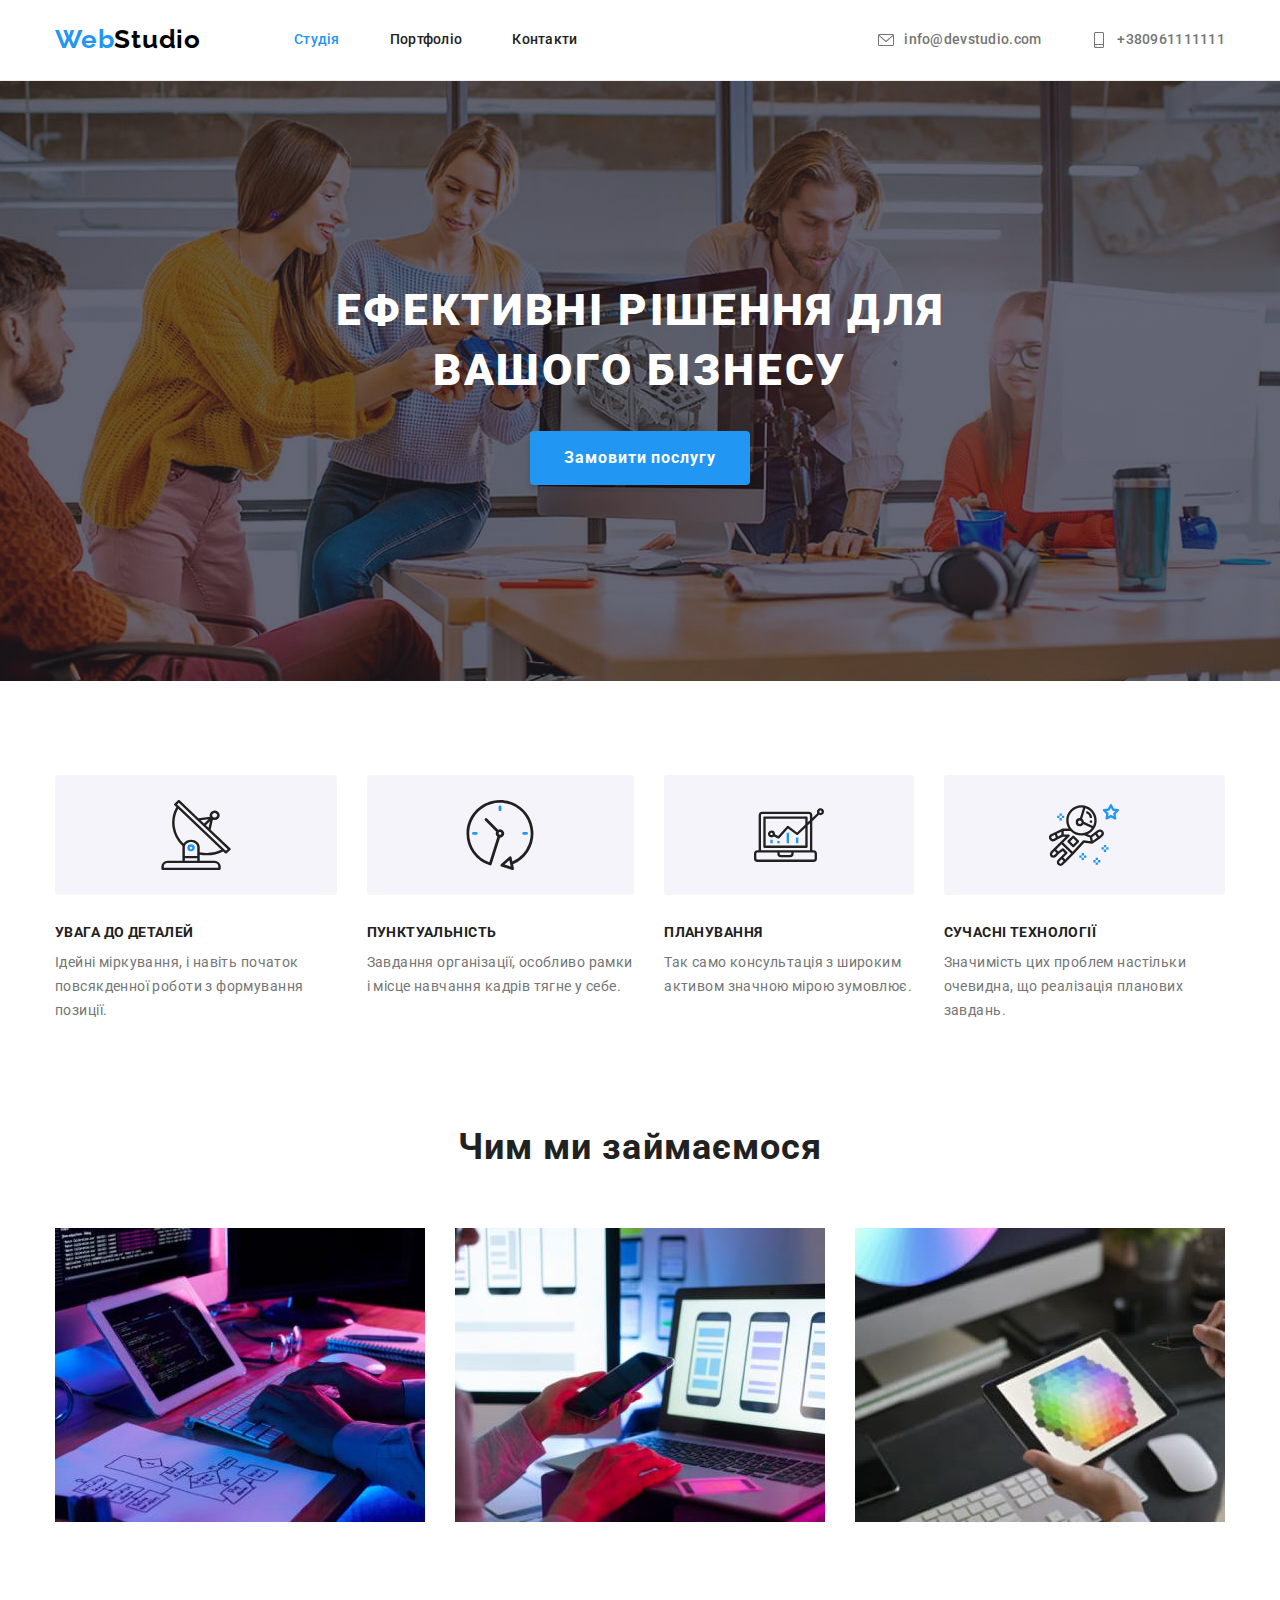
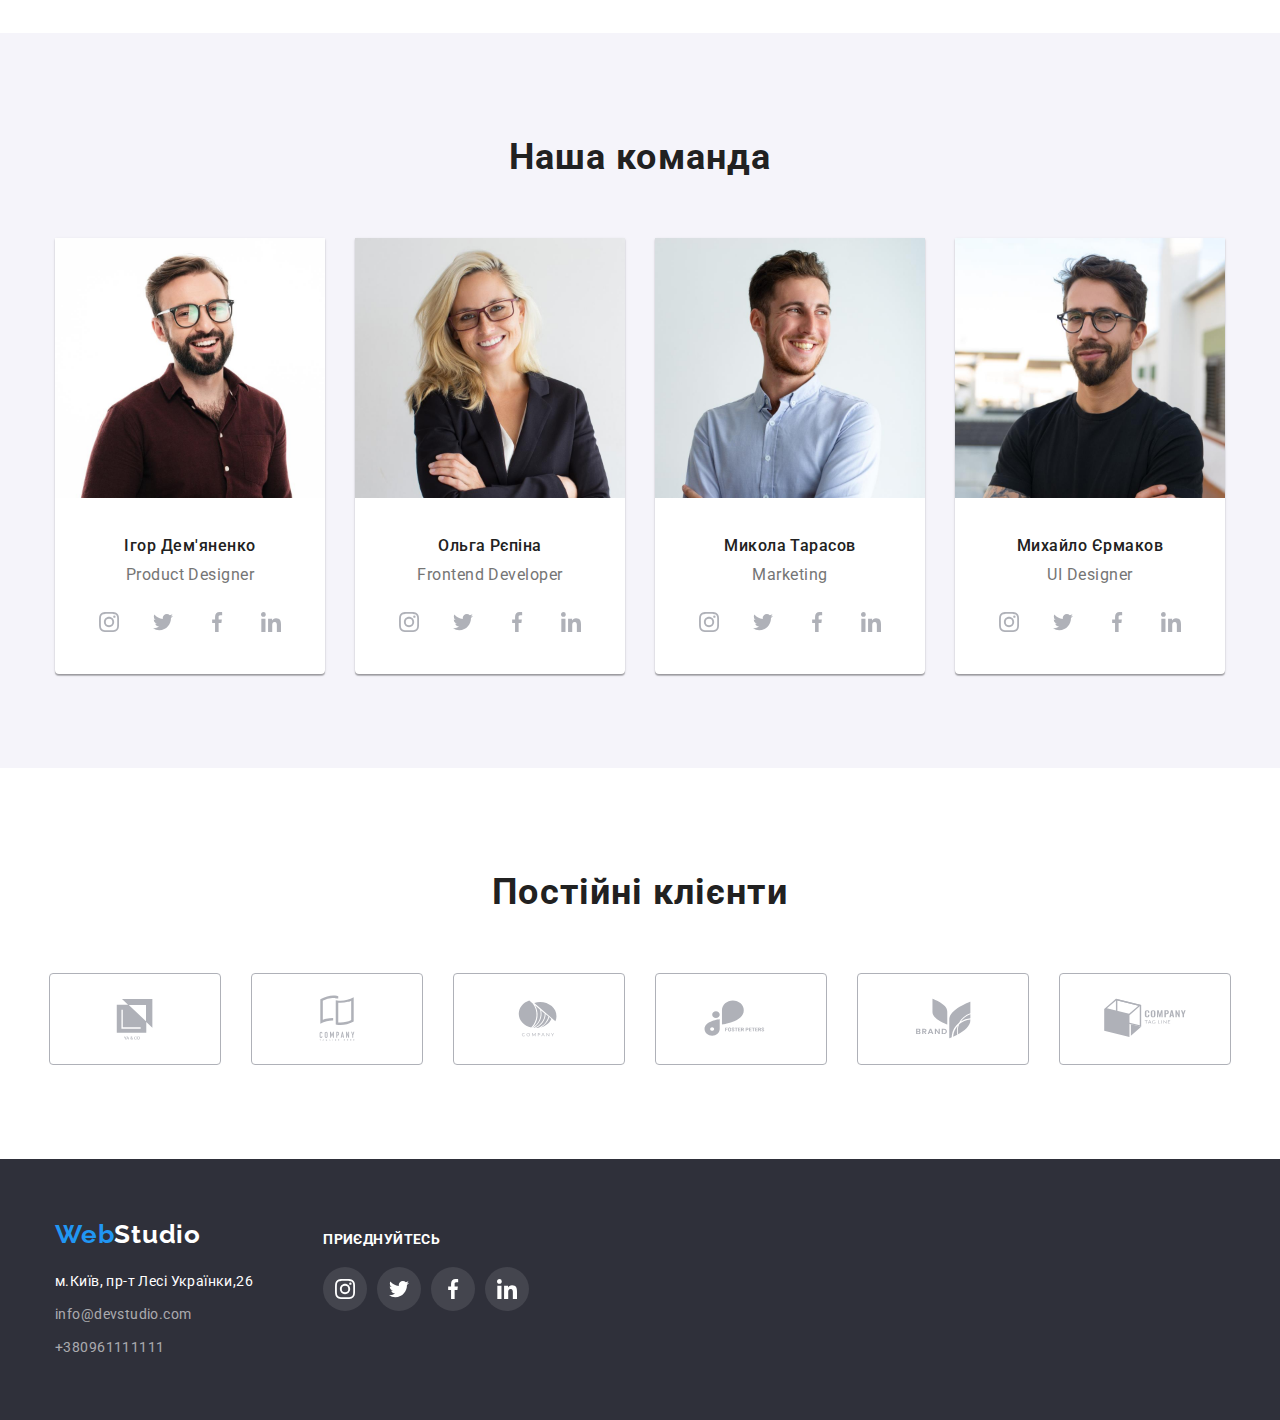
<file: index.html>
<!DOCTYPE html>
<html lang="uk">
<head>
    <meta charset="UTF-8">
    <meta http-equiv="X-UA-Compatible" content="IE=edge">
    <meta name="viewport" content="width=device-width, initial-scale=1.0">
    <title>WebStudio</title>
    <link href="https://fonts.googleapis.com/css2?family=Raleway:wght@700&family=Roboto:wght@400;500;700&display=swap" rel="stylesheet">
    <link rel="stylesheet" href="https://cdnjs.cloudflare.com/ajax/libs/modern-normalize/1.1.0/modern-normalize.css" integrity="sha512-Y0MM+V6ymRKN2zStTqzQ227DWhhp4Mzdo6gnlRnuaNCbc+YN/ZH0sBCLTM4M0oSy9c9VKiCvd4Jk44aCLrNS5Q==" crossorigin="anonymous" referrerpolicy="no-referrer" />
    <link rel="stylesheet" href="./css/styles.css">
</head>
<body>
    
    <header class="border">
        <div class="container">
        <nav class="main-nav">
        <!--logo-->
        <a href="./index.html" lang="en" class="logo"> <span class="logo-first">Web</span>Studio</a>
        
        
        <ul class="site-nav">
            <li class="nav">
                <a href="./index.html" class="link-nav current">Студія</a>
            </li>
            <li class="nav">
                <a href="./portfolio.html" class="link-nav">Портфоліо</a>
            </li>
            <li class="nav">
                <a href="" class="link-nav">Контакти</a>
            </li>
        </ul>
        
        <!--contacts-->
        
        <ul class="auth-nav">
            <li class="auth-link">
                <a href="mailto:info@devstudio.com" lang="en" class="link">
                    <svg class="svg" width="16px" height="16px">
                    <use href="./images/icons.svg#icon-mail"></use>
                    </svg>
                    info@devstudio.com</a>
            </li>
            <li class="auth-link"><a href="tel:+380961111111" class="link">
                    <svg class="svg" width="16px" height="16px">
                    <use href="./images/icons.svg#icon-smartphone"></use>
                    </svg>
                    +380961111111</a></li>
        </ul>
        </nav>
        </div>
    </header>
    
    <main class="page">

        <section class="hero">
            
            <h1 class="title-hero">
                Ефективні рішення для вашого бізнесу
            </h1>
            <button type="button" class="button">Замовити послугу</button>

        </section>

        <section class="section">
        <div class="container">
        <h2 class="titel visually-hidden">Особливості та переваги</h2>
        <ul class="scroll">
            <li class="scroll-item">
                <h3 class="titel specifics">УВАГА ДО ДЕТАЛЕЙ</h3>
                <p class="text">Ідейні міркування, і навіть початок повсякденної роботи з формування позиції.</p>
            </li>
            <li class="scroll-item">
                <h3 class="titel specifics">ПУНКТУАЛЬНІСТЬ</h3>
                <p class="text">Завдання організації, особливо рамки і місце навчання кадрів тягне у себе.</p>
            </li>
            <li class="scroll-item">
                <h3 class="titel specifics">ПЛАНУВАННЯ</h3>
                <p class="text">Так само консультація з широким активом значною мірою зумовлює.</p>
            </li>
            <li class="scroll-item">
                <h3 class="titel specifics">СУЧАСНІ ТЕХНОЛОГІЇ</h3>
                <p class="text">Значимість цих проблем настільки очевидна, що реалізація планових завдань.</p>
            </li>
        </ul>
        </div>
        </section>

        <section class="section no-padding">
        <div class="container">
        <h2 class="titel main-title">Чим ми займаємося</h2>
        <ul class="img-item">
            <li class="item"><img src="./images/keyboard.jpg" alt="клавіатура" width="370" height="294"></li>
            <li class="item"><img src="./images/notebook.jpg" alt="ноутбук" width="370" height="294"></li>
            <li class="item"><img src="./images/plansh.jpg" alt="планшет" width="370" height="294"></li>
        </ul>
        </div>
        </section>

        <section class="team section">
        <div class="container">
            <h2 class="titel main-title section">
            Наша команда
            </h2>
            <ul class="team-titel">
                <li class="team-item"><img src="./images/igor-dem.jpg" alt="igor-dem" width="270" height="260">
                    <h3 class="titel names"> Ігор Дем'яненко </h3>
                    <p lang="en" class="profesion"> Product Designer </p>
                    <ul class="team-sc-list">
                        
                        <li class="team-sc-item"><a class="team-sc-link" href="">
                            <svg class="team-sc-icon" width="20" height="20"><use href="./images/icons.svg#icon-instagram"></use></svg>
                        </a></li>

                        <li class="team-sc-item"><a class="team-sc-link" href="">
                            <svg class="team-sc-icon" width="20" height="20"><use href="./images/icons.svg#icon-twitter"></use></svg>
                        </a></li>
                        <li class="team-sc-item"><a class="team-sc-link" href="">
                            <svg class="team-sc-icon" width="20" height="20"><use href="./images/icons.svg#icon-facebook"></use></svg>
                        </a></li>
                        <li class="team-sc-item"><a class="team-sc-link" href="">
                            <svg class="team-sc-icon" width="20" height="20"><use href="./images/icons.svg#icon-linkedin"></use></svg>
                        </a></li>
                    </ul>
                </li>
                <li class="team-item"><img src="./images/olga-rep.jpg" alt="olga-rep" width="270" height="260">
                    <h3 class="titel names"> Ольга Рєпіна </h3>
                    <p lang="en" class="profesion"> Frontend Developer </p>
                    <ul class="team-sc-list">
                        
                        <li class="team-sc-item"><a class="team-sc-link" href="">
                            <svg class="team-sc-icon" width="20" height="20"><use href="./images/icons.svg#icon-instagram"></use></svg>
                        </a></li>

                        <li class="team-sc-item"><a class="team-sc-link" href="">
                            <svg class="team-sc-icon" width="20" height="20"><use href="./images/icons.svg#icon-twitter"></use></svg>
                        </a></li>
                        <li class="team-sc-item"><a class="team-sc-link" href="">
                            <svg class="team-sc-icon" width="20" height="20"><use href="./images/icons.svg#icon-facebook"></use></svg>
                        </a></li>
                        <li class="team-sc-item"><a class="team-sc-link" href="">
                            <svg class="team-sc-icon" width="20" height="20"><use href="./images/icons.svg#icon-linkedin"></use></svg>
                        </a></li>
                    </ul>
                </li>
                <li class="team-item"><img src="./images/mykola-tar.jpg" alt="mykola-tar" width="270" height="260">
                    <h3 class="titel names"> Микола Тарасов </h3>
                    <p lang="en" class="profesion"> Marketing </p>
                    <ul class="team-sc-list">
                        
                        <li class="team-sc-item"><a class="team-sc-link" href="">
                            <svg class="team-sc-icon" width="20" height="20"><use href="./images/icons.svg#icon-instagram"></use></svg>
                        </a></li>

                        <li class="team-sc-item"><a class="team-sc-link" href="">
                            <svg class="team-sc-icon" width="20" height="20"><use href="./images/icons.svg#icon-twitter"></use></svg>
                        </a></li>
                        <li class="team-sc-item"><a class="team-sc-link" href="">
                            <svg class="team-sc-icon" width="20" height="20"><use href="./images/icons.svg#icon-facebook"></use></svg>
                        </a></li>
                        <li class="team-sc-item"><a class="team-sc-link" href="">
                            <svg class="team-sc-icon" width="20" height="20"><use href="./images/icons.svg#icon-linkedin"></use></svg>
                        </a></li>
                    </ul>
                </li>
                <li class="team-item"><img src="./images/myhailo-erm.jpg" alt="myhailo-erm" width="270" height="260">
                    <h3 class="titel names"> Михайло Єрмаков </h3>
                    <p lang="en" class="profesion"> UI Designer </p>
                    <ul class="team-sc-list">
                        <li class="team-sc-item"><a class="team-sc-link" href="">
                            <svg class="team-sc-icon" width="20" height="20"><use href="./images/icons.svg#icon-instagram"></use></svg>
                        </a></li>

                        <li class="team-sc-item"><a class="team-sc-link" href="">
                            <svg class="team-sc-icon" width="20" height="20"><use href="./images/icons.svg#icon-twitter"></use></svg>
                        </a></li>
                        <li class="team-sc-item"><a class="team-sc-link" href="">
                            <svg class="team-sc-icon" width="20" height="20"><use href="./images/icons.svg#icon-facebook"></use></svg>
                        </a></li>
                        <li class="team-sc-item"><a class="team-sc-link" href="">
                            <svg class="team-sc-icon" width="20" height="20"><use href="./images/icons.svg#icon-linkedin"></use></svg>
                        </a></li>
                    </ul>
                </li>
            </ul>
        </div>
        </section>
        <section class="section">
            <div class="container">
                <h2 class="titel main-title">Постійні клієнти</h2>
                        <!-- <li class="team-sc-item">
                            <a class="team-sc-link" href="">
                            <svg class="team-sc-icon" width="20" height="20">
                                <use href="./images/icons.svg#icon-instagram"></use>
                            </svg>
                            </a>
                        </li> -->
                <ul class="comp-list">
                    <li class="comp-item"><a href="" class="comp-link">
                        <svg class="comp-icon" width="170" height="92"><use href="./images/icons.svg#icon-company-one"></use></svg>
                    </a></li>
                    <li class="comp-item"><a href="" class="comp-link">
                        <svg class="comp-icon" width="170" height="92"><use href="./images/icons.svg#icon-company-two"></use></svg>
                    </a></li>
                    <li class="comp-item"><a href="" class="comp-link">
                        <svg class="comp-icon" width="170" height="92"><use href="./images/icons.svg#icon-company-three"></use></svg>
                    </a></li>
                    <li class="comp-item"><a href="" class="comp-link">
                        <svg class="comp-icon" width="170" height="92"><use href="./images/icons.svg#icon-company-four"></use></svg>
                    </a></li>
                    <li class="comp-item"><a href="" class="comp-link">
                        <svg class="comp-icon" width="170" height="92"><use href="./images/icons.svg#icon-company-five"></use></svg>
                    </a></li>
                    <li class="comp-item"><a href="" class="comp-link">
                        <svg class="comp-icon" width="170" height="92"><use href="./images/icons.svg#icon-company-six"></use></svg>
                    </a></li>
                </ul>
            </div>
        </section>
        </main>

    <footer class="foot section">
        <div class="container item-position">
            <div>
                <a href="./index.html" lang="en" class="logo-footer"> <span class="logo-first">Web</span>Studio</a>
                <address>
                    <ul class="cont">
                        <li class="item"><a href="https://goo.gl/maps/yh9qUAtVekQhfsR29" class="address">м.Київ, пр-т Лесі Українки,26</a></li>
                        <li class="item"><a href="mailto:info@devstudio.com" lang="en" class="contacts">info@devstudio.com</a></li>
                        <li class="item"><a href="tel:+380961111111" class="contacts">+380961111111</a></li>
                    </ul>
                </address>
            </div>
            <div class="join">
                <h3 class="join-titel">ПРИЄДНУЙТЕСЬ</h3>
                <ul class="join-sc-list">
                        <li class="join-sc-item"><a class="join-sc-link" href="">
                            <svg class="join-sc-icon" width="20" height="20"><use href="./images/icons.svg#icon-instagram"></use></svg>
                        </a></li>
                        <li class="join-sc-item"><a class="join-sc-link" href="">
                            <svg class="join-sc-icon" width="20" height="20"><use href="./images/icons.svg#icon-twitter"></use></svg>
                        </a></li>
                        <li class="join-sc-item"><a class="join-sc-link" href="">
                            <svg class="join-sc-icon" width="20" height="20"><use href="./images/icons.svg#icon-facebook"></use></svg>
                        </a></li>
                        <li class="join-sc-item"><a class="join-sc-link" href="">
                            <svg class="join-sc-icon" width="20" height="20"><use href="./images/icons.svg#icon-linkedin"></use></svg>
                        </a></li>
                    </ul>
            </div>
        </div>
    </footer>

</body>
</html>
</file>
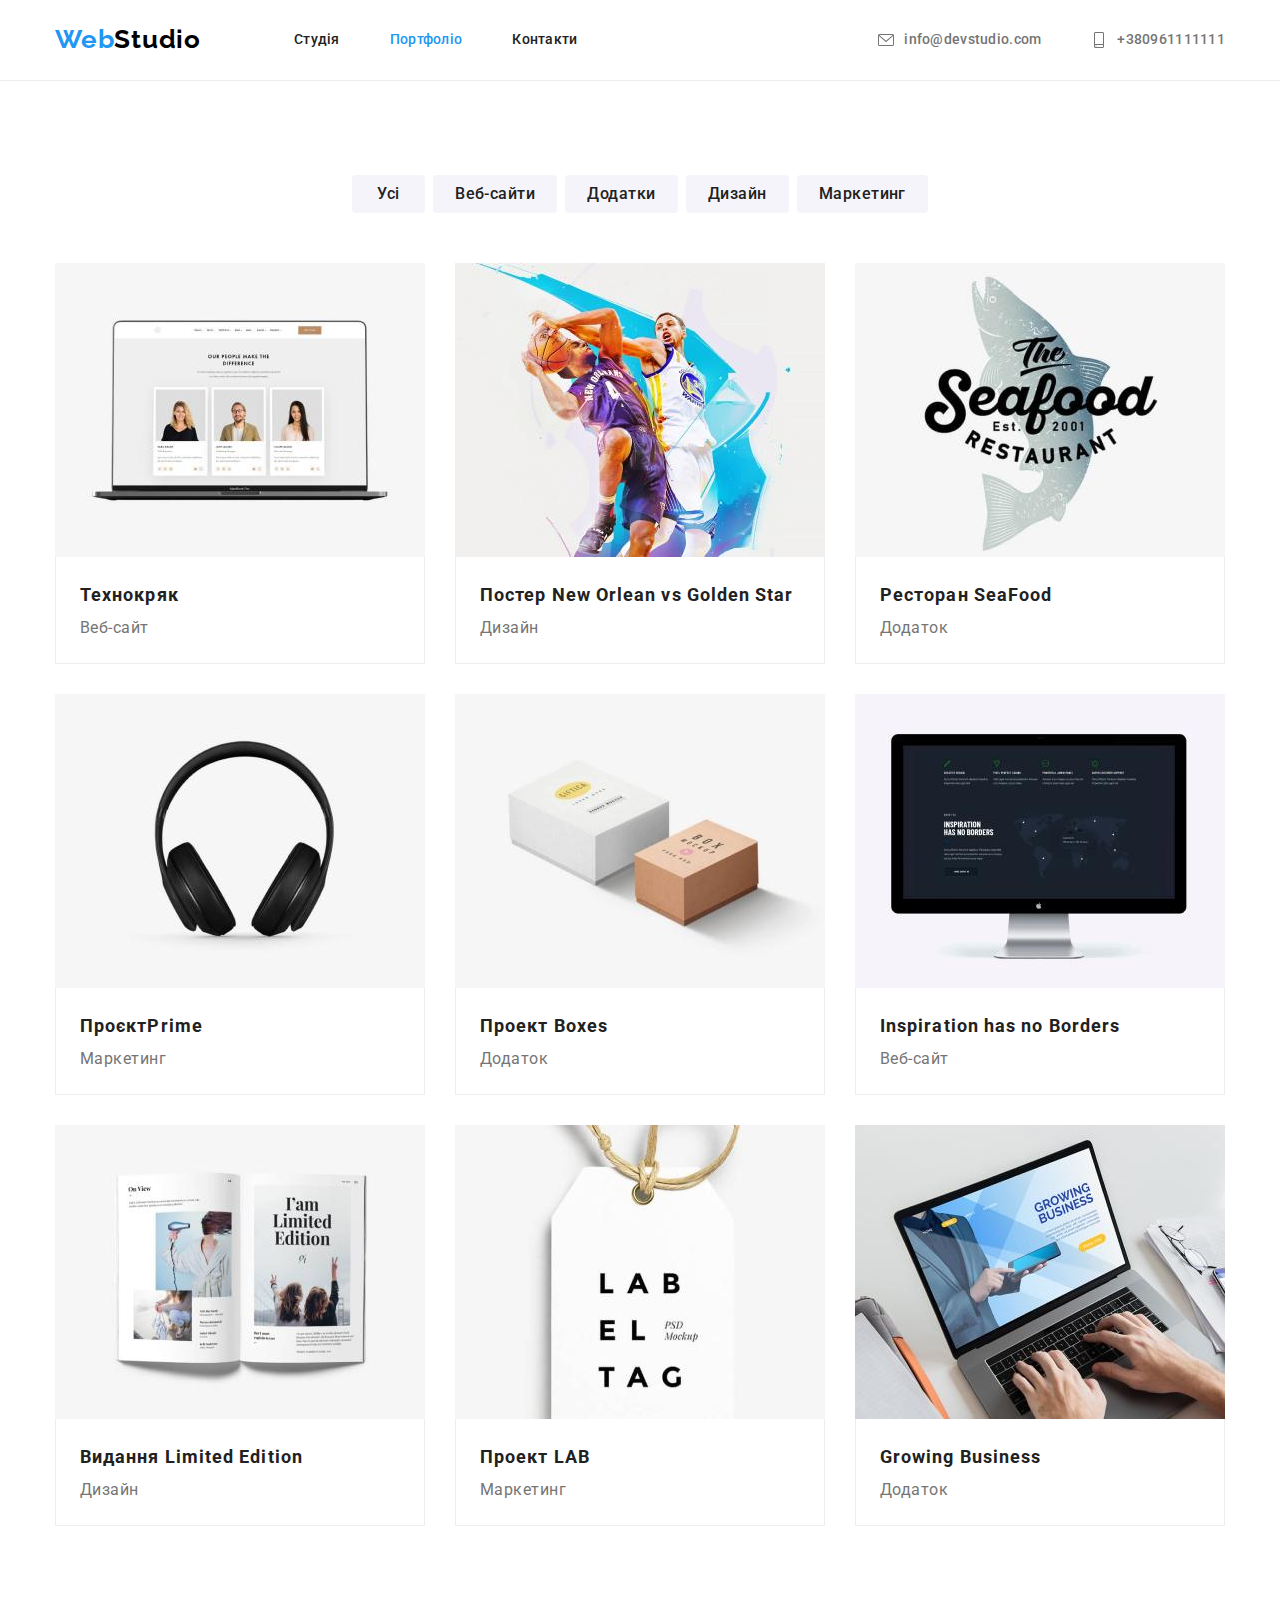
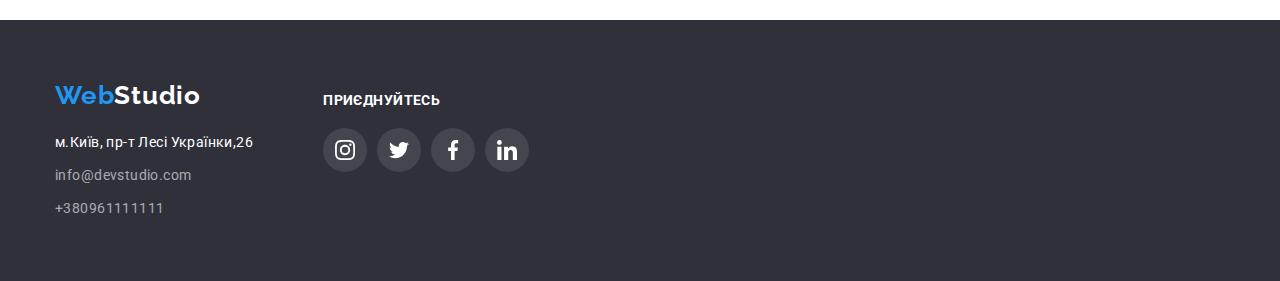
<file: portfolio.html>
<!DOCTYPE html>
<html lang="uk">
<head>
    <meta charset="UTF-8">
    <meta http-equiv="X-UA-Compatible" content="IE=edge">
    <meta name="viewport" content="width=device-width, initial-scale=1.0">
    <title>WebStudio</title>
    <link href="https://fonts.googleapis.com/css2?family=Raleway:wght@700&family=Roboto:wght@400;500;700&display=swap" rel="stylesheet">
    <link rel="stylesheet" href="https://cdnjs.cloudflare.com/ajax/libs/modern-normalize/1.1.0/modern-normalize.css" integrity="sha512-Y0MM+V6ymRKN2zStTqzQ227DWhhp4Mzdo6gnlRnuaNCbc+YN/ZH0sBCLTM4M0oSy9c9VKiCvd4Jk44aCLrNS5Q==" crossorigin="anonymous" referrerpolicy="no-referrer" />
    <link rel="stylesheet" href="./css/styles.css">
</head>

<body>
    
     <header class="border">
        <div class="container">
        <nav class="main-nav">
        <!--logo-->
        <a href="./index.html" lang="en" class="logo"> <span class="logo-first">Web</span>Studio</a>
        
        
        <ul class="site-nav">
            <li class="nav">
                <a href="./index.html" class="link-nav">Студія</a>
            </li>
            <li class="nav">
                <a href="./portfolio.html" class="link-nav current">Портфоліо</a>
            </li>
            <li class="nav">
                <a href="" class="link-nav">Контакти</a>
            </li>
        </ul>
        
        <!--contacts-->
        
        <ul class="auth-nav">
            <li class="auth-link">
                <a href="mailto:info@devstudio.com" lang="en" class="link">
                    <svg class="svg" width="16px" height="16px">
                    <use href="./images/icons.svg#icon-mail"></use>
                    </svg>
                    info@devstudio.com</a>
            </li>
            <li class="auth-link"><a href="tel:+380961111111" class="link">
                    <svg class="svg" width="16px" height="16px">
                    <use href="./images/icons.svg#icon-smartphone"></use>
                    </svg>
                    +380961111111</a></li>
        </ul>
        </nav>
        </div>
    </header>
    
    <main>
        <section class="section">
            <div class="container">
            <h1 class="visually-hidden">Портфоліо</h1>
            <ul class="filters">
                <li class="filter-item"><button type="button" class="filter">Усі</button></li>
                <li class="filter-item"><button type="button" class="filter">Веб-сайти</button></li>
                <li class="filter-item"><button type="button" class="filter">Додатки</button></li>
                <li class="filter-item"><button type="button" class="filter">Дизайн</button></li>
                <li class="filter-item"><button type="button" class="filter">Маркетинг</button></li>
            </ul>
            <ul class="filter-main">
                <li class="filitem"><img class="img" src="./images/laptop.jpg" alt="laptop" width="370" height="294">
                    <div class="card"><h2 class="product"> Технокряк </h2>
                    <p class="description"> Веб-сайт </p></div></li>
                <li class="filitem"><img class="img" src="./images/basketball.jpg" alt="basketball" width="370" height="294">
                    <div class="card"><h2 class="product"> Постер <span lang="en">New Orlean vs Golden Star</span> </h2>
                    <p class="description"> Дизайн </p></div>
                    </li>
                <li class="filitem"><img class="img" src="./images/seafood.jpg" alt="seafood" width="370" height="294">
                    <div class="card"><h2 class="product"> Ресторан <span lang="en">SeaFood</span> </h2>
                    <p class="description"> Додаток </p></div>
                    </li>
                <li class="filitem"><img class="img" src="./images/headphones.jpg" alt="headphones" width="370" height="294">
                    <div class="card">
                    <h2 class="product">Проєкт<span lang="en">Prime</span> </h2>
                    <p class="description"> Маркетинг </p></div></li>
                <li class="filitem"><img class="img" src="./images/boxes.jpg" alt="boxes" width="370" height="294">
                    <div class="card"><h2 class="product"> Проект <span lang="en">Boxes</span> </h2>
                    <p class="description"> Додаток </p></div>
                    </li>
                <li class="filitem"><img class="img" src="./images/monitor.jpg" alt="monitor" width="370" height="294">
                    <div class="card"><h2 class="product" lang="en"> Inspiration has no Borders </h2>
                    <p class="description"> Веб-сайт </p></div>
                    </li>
                <li class="filitem"><img class="img" src="./images/newspaper.jpg" alt="newspaper" width="370" height="294">
                    <div class="card"><h2 class="product"> Видання <span lang="en">Limited Edition</span> </h2>
                    <p class="description"> Дизайн </p></div>
                    </li>
                <li class="filitem"><img class="img" src="./images/tag.jpg" alt="tag" width="370" height="294">
                    <div class="card"><h2 class="product"> Проект <span lang="en"> LAB </span> </h2>
                    <p class="description"> Маркетинг </p></div>
                    </li>
                <li class="filitem"><img class="img" src="./images/second-laptop.jpg" alt="second-laptop" width="370" height="294">
                    <div class="card"><h2 class="product" lang="en"> Growing Business </h2>
                    <p class="description"> Додаток </p></div>
                    </li>
            </ul>
            </div>
        </section>
    </main>

    <footer class="foot section">
        <div class="container item-position">
            <div>
                <a href="./index.html" lang="en" class="logo-footer"> <span class="logo-first">Web</span>Studio</a>
                <address>
                    <ul class="cont">
                        <li class="item"><a href="https://goo.gl/maps/yh9qUAtVekQhfsR29" class="address">м.Київ, пр-т Лесі Українки,26</a></li>
                        <li class="item"><a href="mailto:info@devstudio.com" lang="en" class="contacts">info@devstudio.com</a></li>
                        <li class="item"><a href="tel:+380961111111" class="contacts">+380961111111</a></li>
                    </ul>
                </address>
            </div>
            <div class="join">
                <h3 class="join-titel">ПРИЄДНУЙТЕСЬ</h3>
                <ul class="join-sc-list">
                        <li class="join-sc-item"><a class="join-sc-link" href="">
                            <svg class="join-sc-icon" width="20" height="20"><use href="./images/icons.svg#icon-instagram"></use></svg>
                        </a></li>
                        <li class="join-sc-item"><a class="join-sc-link" href="">
                            <svg class="join-sc-icon" width="20" height="20"><use href="./images/icons.svg#icon-twitter"></use></svg>
                        </a></li>
                        <li class="join-sc-item"><a class="join-sc-link" href="">
                            <svg class="join-sc-icon" width="20" height="20"><use href="./images/icons.svg#icon-facebook"></use></svg>
                        </a></li>
                        <li class="join-sc-item"><a class="join-sc-link" href="">
                            <svg class="join-sc-icon" width="20" height="20"><use href="./images/icons.svg#icon-linkedin"></use></svg>
                        </a></li>
                    </ul>
            </div>
        </div>
    </footer>
</body>
</html>
</file>
<file: css/styles.css>
*,
*::before,
*::after {
  box-sizing: border-box;
}


:root {
    --titel-text-color: #212121;
    --primary-text-color: #757575;
    --accent-color: #2196F3;
}

h1,h2,h3,h4,p {
    margin: 0;
}

body {
    font-family: 'Roboto', sans-serif;
    color: var(--primary-text-color);
}

ul {
    list-style: none;
    padding: 0;
    margin: 0;
}

.container {
    margin-left: auto;
    margin-right: auto;
    width: 1200px;
    padding-left: 15px;
    padding-right: 15px;
}

.border {
    border-bottom: 1px solid #ECECEC;
}

.visually-hidden {
  position: absolute;
  width: 1px;
  height: 1px;
  margin: -1px;
  border: 0;
  padding: 0;
  white-space: nowrap;
  clip-path: inset(100%);
  clip: rect(0 0 0 0);
  overflow: hidden;
}

.section {
    padding: 94px 0;
}

.no-padding {
    padding-top: 0;
}

/* header */

.site-nav {
    display: flex;
    padding: 0;
    margin: 0 0 0 93px;
}

.site-nav .nav:not(:last-child) {
    margin-right: 50px;
}

.link-nav {
    text-decoration: none;
    color: var(--titel-text-color);
    font-weight: 500;
    font-size: 14px;
    line-height: 1.14;
    letter-spacing: 0.02em;
}

.link-nav.current{
    color: var(--accent-color);
}

.link-nav:hover,
.link-nav:focus {
    color: var(--accent-color);
}

.link-nav {
    display: block;
    padding-top: 32px;
    padding-bottom: 32px;
}

.auth-nav {
    display: flex;
    align-items: center;
    margin: 0 0 0 auto;
}

.auth-nav .auth-link:not(:last-child) {
    margin-right: 50px;
}

.svg {
    margin-right: 10px;
    fill: var(--primary-text-color);
}

.svg:hover,
.svg:focus {
    fill: var(--accent-color);
}

.link {
    display: flex;
    align-items: center;
}

.logo {
    color: black;
}

.logo-first {
    color: var(--accent-color);
}

.logo,
.logo-first,
.logo-footer {
    font-family: 'Raleway', sans-serif;
    text-decoration: none;

    font-weight: 700;
    font-size: 26px;
    line-height: 1.2;
    letter-spacing: 0.03em;
}


.link{
    color: var(--primary-text-color);
    font-weight: 500;
    font-size: 14px;
    line-height: 1.14;
    letter-spacing: 0.02em;
}

.link,
.contacts {
    text-decoration: none;
}

.link:hover,
.contacts:hover,
.link:focus,
.contacts:focus {
    color: var(--accent-color);
}

.link:focus .svg, .link:hover .svg {
    fill: var(--accent-color);
}

.main-nav {
    display: flex;
    align-items: center;
}

/* main */

.page{
    color: var(--primary-text-color);
    font-size: 14px;
    line-height: 1.71;
    letter-spacing: 0.03em;
}

.titel{
    color: var(--titel-text-color);
}

.titel.main-title {
    margin:  0 0 50px 0;
    padding: 0;
}

.team h2 {
    margin: 0;
}

.scroll {
    display: flex;
}

.scroll-item:not(:first-child) {
    margin-left: 30px;
}

.img-item {
    display: flex;
}

.img-item .item:not(:last-child) {
    margin-right: 30px;
}

.text {
    margin-top: 0;
    margin-bottom: 0;
}

.specifics {
    margin-bottom: 10px;
    margin-top: 0;
    font-weight: 700;
    font-size: 14px;
    line-height: 1.14;
    letter-spacing: 0.03em;
}

.scroll-item::before {
    content: '';
    display: block;
    height: 120px;
    background-color: #F5F4FA;
    background-size: 70px 70px;
    background-repeat: no-repeat;
    background-position: center;
    margin-bottom: 30px;
    border-radius: 4px;
}

.scroll-item:nth-child(1)::before {
    background-image: url(../images/antenna.svg);
}

.scroll-item:nth-child(2)::before {
    background-image: url(../images/clock.svg);
}

.scroll-item:nth-child(3)::before {
    background-image: url(../images/diagram.svg);
}

.scroll-item:nth-child(4)::before {
    background-image: url(../images/astronaut.svg);
}

.main-title {
    text-align: center;
    margin-bottom: 50px;
    font-weight: 700;
    font-size: 36px;
    line-height: 1.7;
    letter-spacing: 0.03em;
}

.names {
    margin-top: 30px;
    margin-bottom: 10px;
    text-align: center;

    font-weight: 500;
    font-size: 16px;
    line-height: 1.19;
    letter-spacing: 0.03em;
}

.profesion {
    font-size: 16px;
    line-height: 1.19;
    letter-spacing: 0.03em;
    text-align: center;
}

.title-hero{
    width: 696px;
    margin-left: auto;
    margin-right: auto;
    margin-top: 0;
    margin-bottom: 30px;
    text-transform: uppercase;
    color: #fff;
    font-weight: 900;
    font-size: 44px;
    line-height: 1.36;
    text-align: center;
    letter-spacing: 0.06em;
}

.button{
    display: inline-block;
    padding: 10px 32px;

    font-family: 'Roboto', sans-serif;
    font-weight: 700;
    font-size: 16px;
    line-height: 1.88;
    letter-spacing: 0.06em;
    text-align: center;
    
    color: #fff;
    background-color: var(--accent-color);

    box-shadow: 0px 4px 4px rgba(0, 0, 0, 0.15);
    border-radius: 4px;
    border: 2px solid transparent;
}

.button:hover,
.button:focus{
    background-color: #188CE8;
    cursor: pointer;
}


.team{
    background-color: #F5F4FA;
}

.team-titel {
    display: flex;
}

.team-item {
    margin-right: 30px;
    background-color: white;
    padding-bottom: 30px;
    border-radius: 0px 0px 4px 4px;
    box-shadow: 0px 1px 3px rgba(0, 0, 0, 0.12),
     0px 1px 1px rgba(0, 0, 0, 0.14), 
     0px 2px 1px rgba(0, 0, 0, 0.2);
}

.team-item:last-child {
    margin-right: 0;
}

.team-sc-list {
    display: flex;
    justify-content: center;
    gap: 10px;
    margin-top: 16px;
}

.team-sc-item {
    width: 44px;
    height: 44px;
}

.team-sc-link {
    display: flex;
    width: 100%;
    height: 100%;
    border-radius: 50%;
    align-items: center;
    justify-content: center;
    color: #AFB1B8;
}

.team-sc-icon {
    fill: currentColor;
}

.team-sc-link:hover,
.team-sc-link:focus {
    background-color: var(--accent-color);
    color: #ffffff;
}


.comp-list {
    display: flex;
    justify-content: center;
    margin-top: 50px;
    gap: 30px;
}

.comp-item{
    width: 170;
    height: 92px;
}

.comp-link{
    border: 1px solid #AFB1B8;
    border-radius: 4px;
    display: flex;
    width: 100%;
    height: 100%;
    align-items: center;
    justify-content: center;
    color: #AFB1B8;
}

.comp-icon{
    fill: currentColor;
}

.comp-link:hover,
.comp-link:focus {
    border: 1px solid var(--accent-color);
    color: var(--accent-color);
}


/* footer */

.item-position {
    display: flex;
}

.join {
    padding-top: 12px;
    margin-left: 70px;
}

.join-titel {
    font-weight: 700;
    font-size: 14px;
    line-height: 16px;
    letter-spacing: 0.03em;
    color: #ffffff;
}

.logo-footer{
    display: inline-block;
    margin-top: 0;
    margin-bottom: 20px;
    color: #fff;
}

.foot{
    background-color: #2F303A;
}

.foot > .container {
    margin-top: 0;
    margin-bottom: 0;
}

.address{
    text-decoration: none;
    color: #fff;
    font-style: normal;
    font-size: 14px;
    line-height: 1.71;
    letter-spacing: 0.03em;
    margin-top: 0;
}

.address:hover,
.address:focus {
    color: var(--accent-color);
}

.contacts{
    color: rgba(255, 255, 255, 0.6);
    font-style: normal;
    font-size: 14px;
    line-height: 1.71;
    letter-spacing: 0.03em;
    margin-top: 0;
    margin-left: 0;

}

.cont {
    margin: 0;
    padding: 0;
}

.item {
    margin-bottom: 9px;
}

.cont > .item:last-child {
    margin-bottom: 0;
}

.foot.section {
    padding: 60px 0;
}

.join-sc-list {
    display: flex;
    justify-content: center;
    gap: 10px;
    margin-top: 20px;
}

.join-sc-item {
    width: 44px;
    height: 44px;
}

.join-sc-link {
    display: flex;
    width: 100%;
    height: 100%;
    border-radius: 50%;
    background-color: rgba(255, 255, 255, 0.1);
    align-items: center;
    justify-content: center;
    color: #ffffff;
}

.join-sc-icon {
    fill: currentColor;
}

.join-sc-link:hover,
.join-sc-link:focus {
    background-color: var(--accent-color);
    color: #ffffff;
}
    




/* ---------portfolio---------- */

.filters {
    display: flex;
    justify-content: center;
    margin-bottom: 50px;
}

.filter{
    text-align: center;
    min-width: 73px;
    display: inline-block;
    padding: 6px 22px;

    font-family: 'Roboto', sans-serif;
    color: #212121;
    background-color: #F5F4FA;
    border: none;
    border-radius: 4px;
    transition-duration: 0.2s;

    font-weight: 500;
    font-size: 16px;
    line-height: 1.63;
    letter-spacing: 0.03em;

    cursor: pointer;
}

.filter-item:not(:last-child) {
    margin-right: 8px;
}

.filter:hover,
.filter:focus{
    color: #fff;
    background-color: var(--accent-color);
    box-shadow: 0px 3px 1px rgba(0, 0, 0, 0.1),
    0px 1px 2px rgba(0, 0, 0, 0.08),
    0px 2px 2px rgba(0, 0, 0, 0.12);
}

.filter-main {
    display: flex;
    flex-wrap: wrap;
}

.filitem {
    width: 370px;
    margin-right: 30px;
    margin-bottom: 30px;
}

.filitem:hover,
.filitem:focus {
    box-shadow: 0px 1px 1px rgba(0, 0, 0, 0.12), 
    0px 4px 4px rgba(0, 0, 0, 0.06), 
    1px 4px 6px rgba(0, 0, 0, 0.16);;
    cursor: pointer;
}

.filitem:nth-child(3n) {
    margin-right: 0;
}

.filitem:nth-last-child(-n + 3) {
    margin-bottom: 0;
}

.product{
    color: var(--titel-text-color);
    font-weight: 700;
    font-size: 18px;
    line-height: 2.0;
    letter-spacing: 0.06em;
}

.description{
    color: var(--primary-text-color);
    font-size: 16px;
    line-height: 1.88;
    letter-spacing: 0.03em;
}

.card {
    padding: 20px 24px;
    border-left: 1px solid #EEEEEE;
    border-bottom: 1px solid #EEEEEE;
    border-right: 1px solid #EEEEEE;
}

.img {
    display: block;
    width: 100%;
    height: auto;
}

/* overlay */

.hero {
    padding: 200px 0;
    background-color: #C4C4C4;
    text-align: center;
    height: 600px;
    max-width: 1600px;
    margin-left: auto;
    margin-right: auto;
    background-image: 
    linear-gradient(to right, 
    rgba(47, 48, 58, 0.4), 
    rgba(47, 48, 58, 0.4)), 
    url(../images/hero.jpg);
    background-size: cover;
    background-repeat: no-repeat;
    background-position: center;
}
</file>
